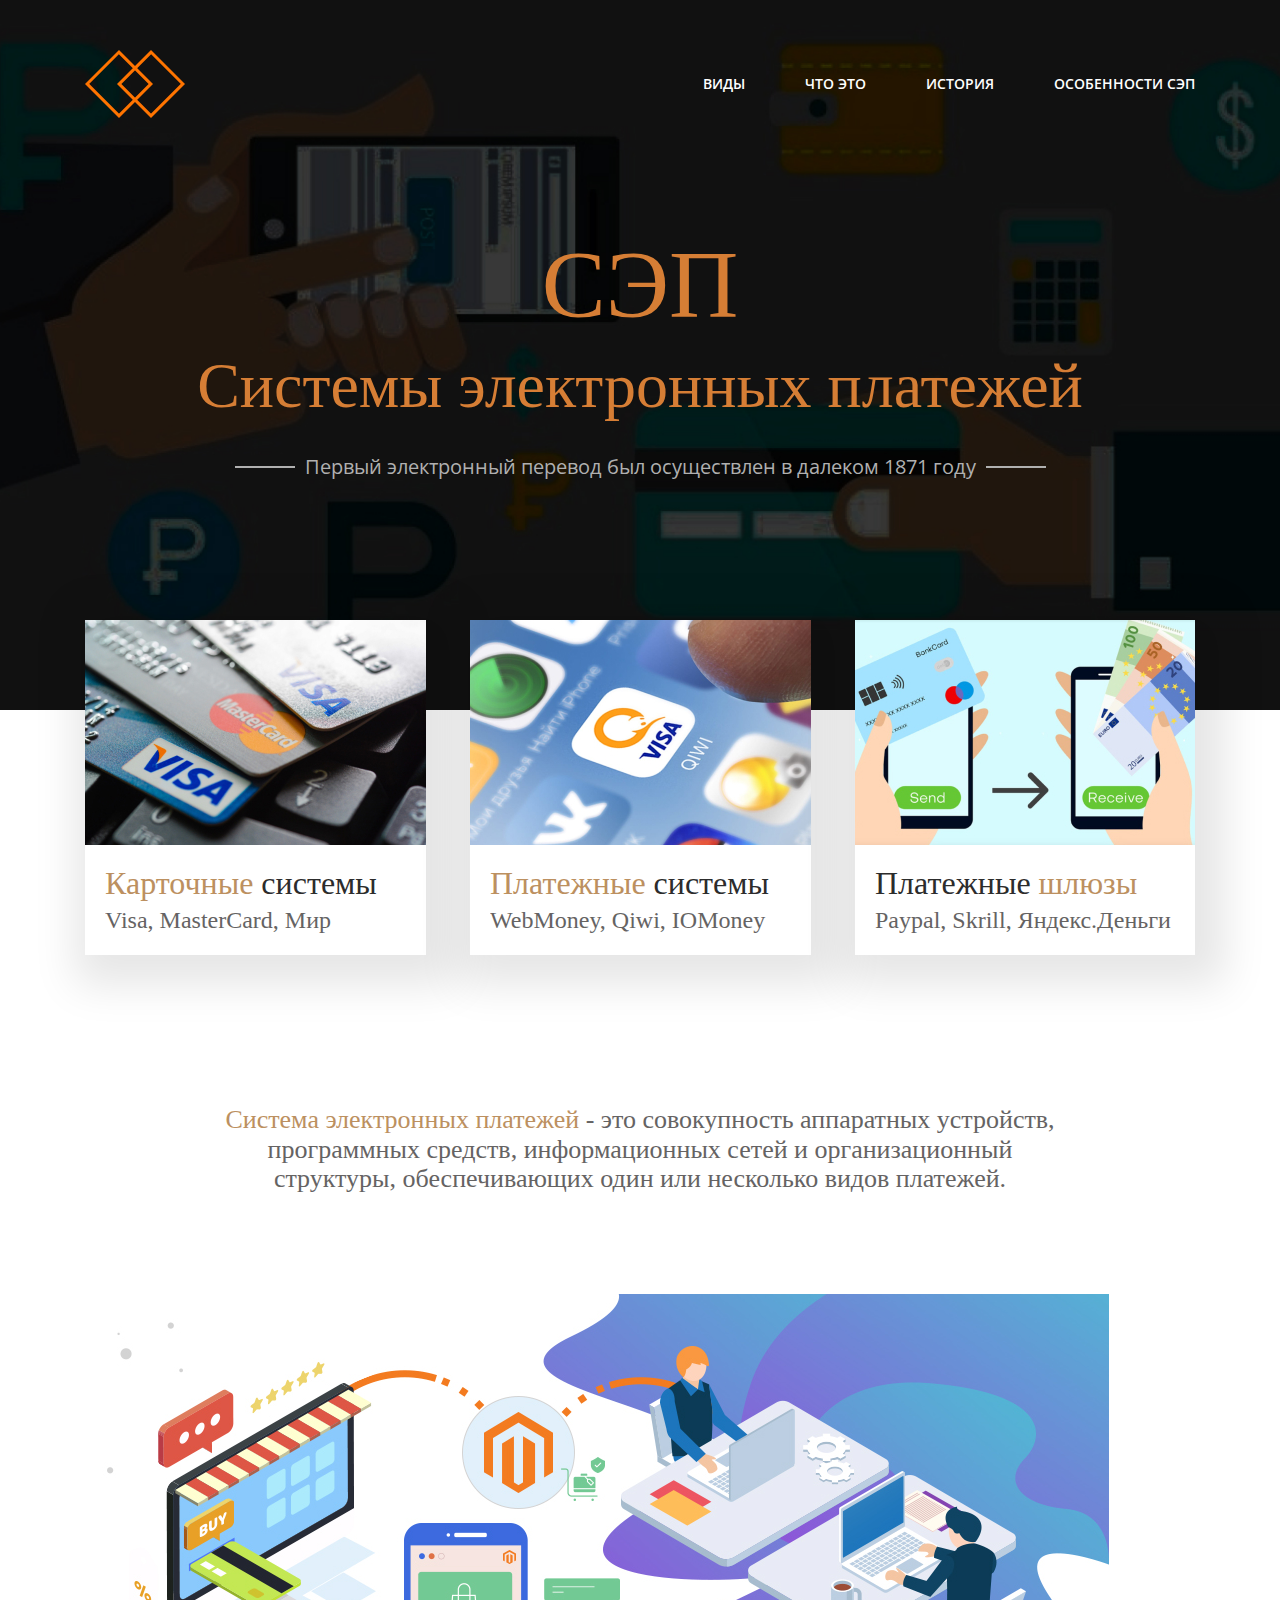
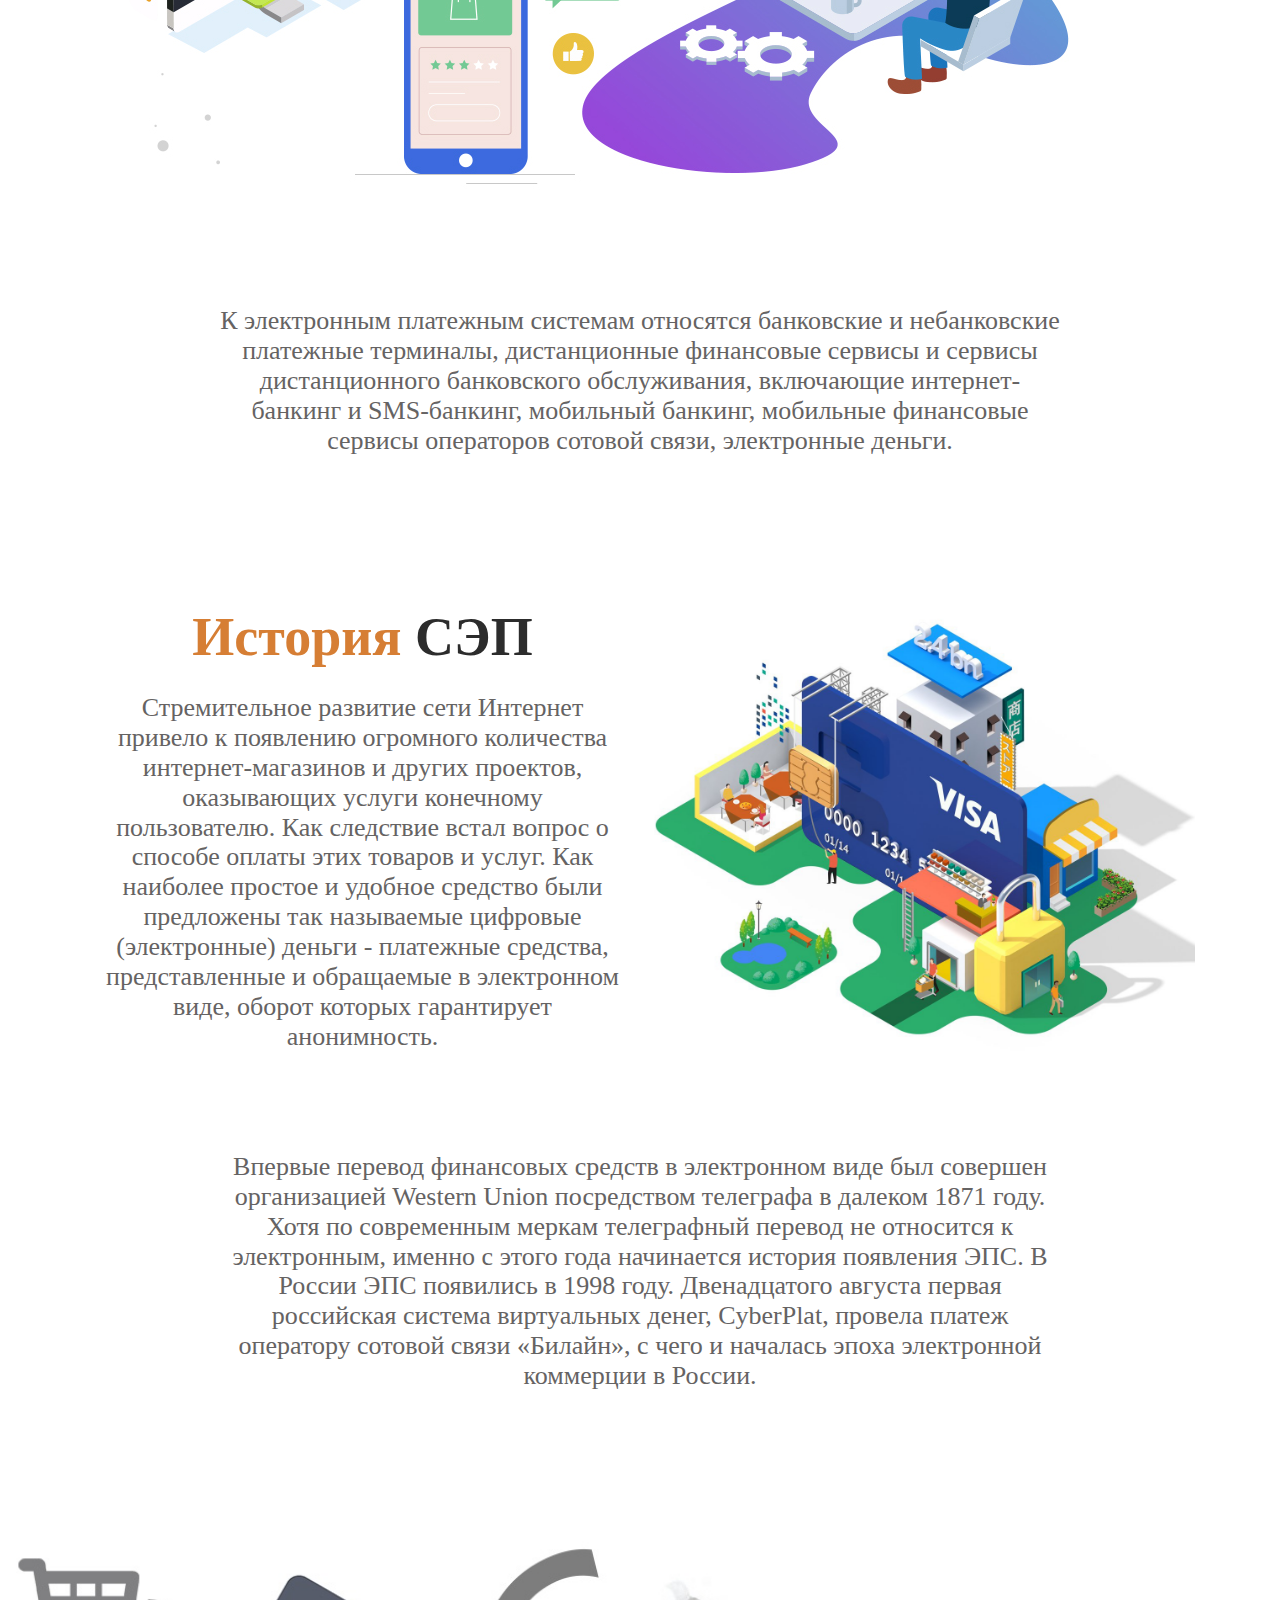
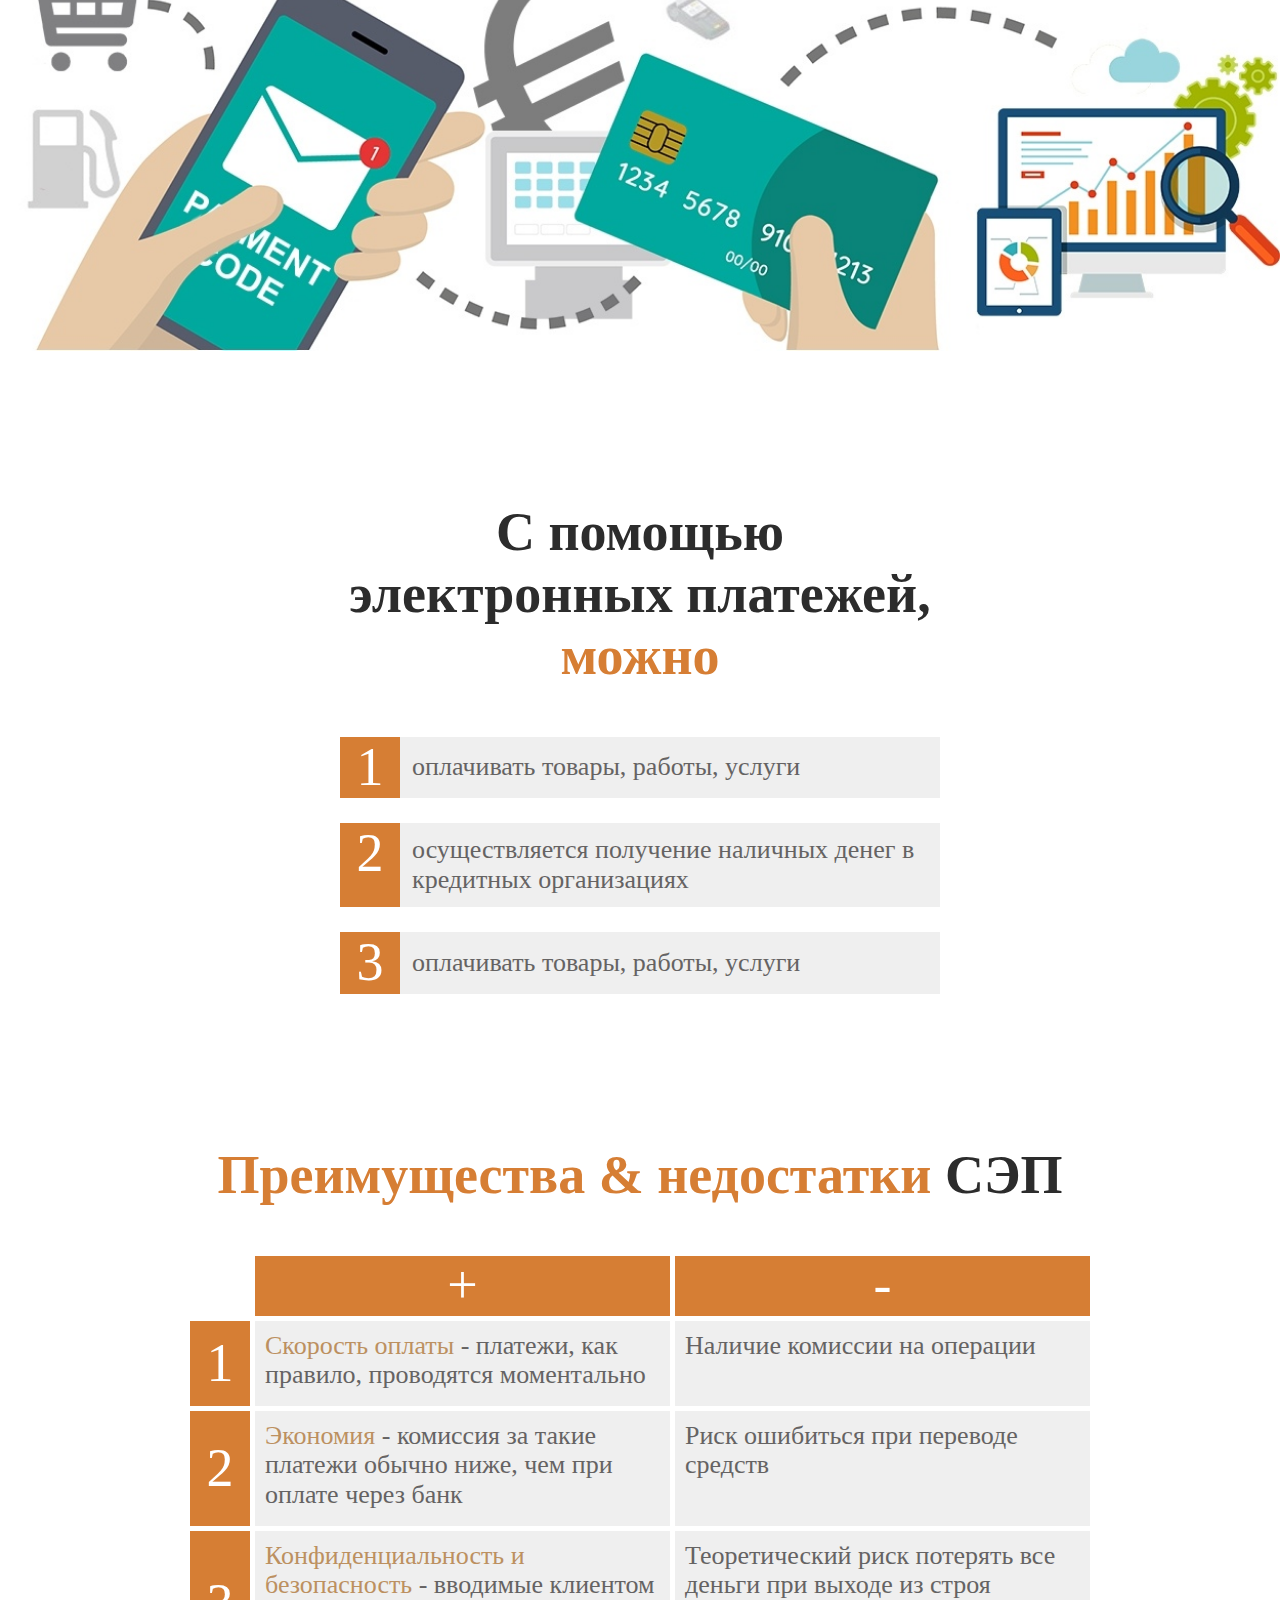
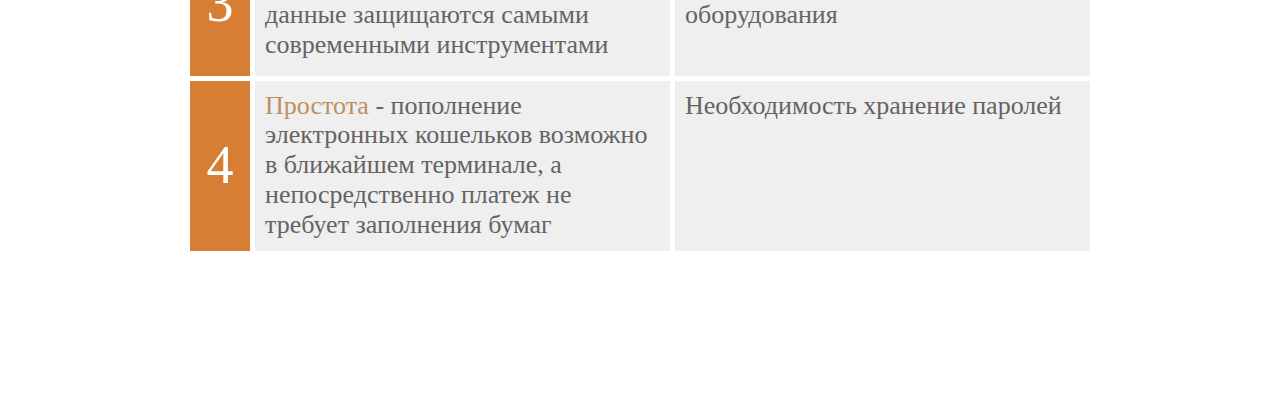
<file: index.html>
<!DOCTYPE html>
<html lang="en">
<head>
    <meta charset="UTF-8">
    <meta http-equiv="X-UA-Compatible" content="IE=edge">
    <meta name="viewport" content="width=1110, initial-scale=1.0">
    <link rel="preconnect" href="https://fonts.googleapis.com">
    <link rel="preconnect" href="https://fonts.gstatic.com" crossorigin>
    <link href="https://fonts.googleapis.com/css2?family=Open+Sans:wght@400;700&family=Tinos:wght@400&display=swap" rel="stylesheet">
    <link rel="stylesheet" href="style/style.css">
    <title>СЭП</title>
</head>
<body>
    <div class="preloader">
        <div class="preloader__anim">
            <div class="preloader__text">
                Loading
            </div>
            <div class="gooey">
                <span class="dot"></span>
                <div class="dots">
                    <span></span>
                    <span></span>
                </div>
            </div>
        </div>
    </div>
    <div class="wrapper">
        <header>
            <div class="header__body _container">
                <div class="header-content">
                    <div class="header-content__logo">
                        <a href="index.html">
                            <img src="img/LOGO.png" alt="LOGO.png">
                        </a>
                    </div>
                    <nav class="header-content__navbar navbar">
                        <ul class="navbar-items">
                            <li data-goto=".cart" class="navbar-item">
                                ВИДЫ
                            </li>
                            <li data-goto=".info" class="navbar-item">
                                ЧТО ЭТО
                            </li>
                            <li data-goto=".history" class="navbar-item">
                                ИСТОРИЯ
                            </li>
                            <li data-goto=".facts" class="navbar-item">
                                ОСОБЕННОСТИ СЭП
                            </li>
                        </ul>
                    </nav>
                </div>
            </div>
        </header>
        <main>
            <section class="page">
                <div class="page__body _container">
                    <div class="page-content">
                        <div class="page-content__fortitle">СЭП</div>
                        <h1>Системы электронных платежей</h1>
                        <div class="page-content__fact">
                            <span></span>
                            Первый электронный перевод был осуществлен в далеком 1871 году
                            <span></span>
                        </div>
                    </div>
                </div>
                <!-- <div class="page__screen _ibg">
                    <img src="img/HERO IMG.jpg" alt="HERO IMG.jpg">
                </div> -->
            </section>
            <section class="cart">
                <div class="cart__body _container">
                    <ul class="cart-content">
                        <li class="cart__column">
                            <a href="cartSystem.html">
                                <div class="cart-item">
                                    <div class="cart-item__img">
                                        <img src="img/dims_0_large 1.jpg" alt="dims_0_large 1.jpg">
                                    </div>
                                    <div class="cart-item__content">
                                        <div class="item-title">
                                            <span class="gold_text">Карточные</span> системы
                                        </div>
                                        <div class="item-text">
                                            Visa, MasterCard, Мир
                                        </div>
                                    </div>
                                </div>
                            </a>
                        </li>
                        <li class="cart__column">
                            <a href="paymentSystem.html">
                                <div class="cart-item">
                                    <div class="cart-item__img">
                                        <img src="img/QIWI-Blokirovka-Rossiya-22 1.jpg" alt="QIWI-Blokirovka-Rossiya-22 1.jpg">
                                    </div>
                                    <div class="cart-item__content">
                                        <div class="item-title">
                                            <span class="gold_text">Платежные</span> системы
                                        </div>
                                        <div class="item-text">
                                            WebMoney, Qiwi, IOMoney
                                        </div>
                                    </div>
                                </div>
                            </a>
                        </li>
                        <li class="cart__column">
                            <a href="paymentShluzed.html">
                                <div class="cart-item">
                                    <div class="cart-item__img">
                                        <img src="img/2 56.jpg" alt="2 56.jpg">
                                    </div>
                                    <div class="cart-item__content">
                                        <div class="item-title">
                                            Платежные <span class="gold_text">шлюзы</span>
                                        </div>
                                        <div class="item-text">
                                            Paypal, Skrill, Яндекс.Деньги
                                        </div>
                                    </div>
                                </div>
                            </a>
                        </li>
                    </ul>
                </div>
            </section>
            <section class="info">
                <div class="info__body _container">
                    <div class="info-content _content">
                        <div class="info-content__text content_text">
                            <span class="gold_text">Система электронных платежей</span> - это совокупность аппаратных устройств, программных средств, информационных сетей и организационный структуры, обеспечивающих один или несколько видов платежей.
                        </div>
                        <div class="info-content__img">
                            <img src="img/index39.jpg" alt="index39.jpg">
                        </div>
                        <div class="info-content__text content_text">
                            К электронным платежным системам относятся банковские и небанковские платежные терминалы, дистанционные финансовые сервисы и сервисы дистанционного банковского обслуживания, включающие интернет-банкинг и SMS-банкинг, мобильный банкинг, мобильные финансовые сервисы операторов сотовой связи, электронные деньги.
                        </div>
                    </div>
                </div>
            </section>
            <section class="history">
                <div class="history__body _container">
                    <div class="history-content _content">
                        <div class="content__flexbox flexbox">
                            <div class="flexbox__left">
                                <h2 class="flexbox__title _title">
                                    <span>История</span> СЭП
                                </h2>
                                <div class="flexbox__text content_text">
                                    Стремительное развитие сети Интернет привело к появлению огромного количества интернет-магазинов и других проектов, оказывающих услуги конечному пользователю. Как следствие встал вопрос о способе оплаты этих товаров и услуг. Как наиболее простое и удобное средство были предложены так называемые цифровые (электронные) деньги - платежные средства, представленные и обращаемые в электронном виде, оборот которых гарантирует анонимность.
                                </div>
                            </div>
                            <div class="flexbox__right">
                                <div class="flexbox-img flexbox_img">
                                    <img src="img/2398ce95aa5ced0c9c326.jpg" alt="2398ce95aa5ced0c9c326.jpg">
                                </div>
                            </div>
                        </div>
                        <div class="history__text content_text">
                            Впервые перевод финансовых средств в электронном виде был совершен организацией Western Union посредством телеграфа в далеком 1871 году.
                            Хотя по современным меркам телеграфный перевод не относится к электронным, именно с этого года начинается история появления ЭПС.
                            В России ЭПС появились в 1998 году. Двенадцатого августа первая российская система виртуальных денег, CyberPlat, провела платеж оператору сотовой связи «Билайн», с чего и началась эпоха электронной коммерции в России.
                        </div>
                    </div>
                </div>
                <div class="history__img">
                    <img src="img/G5h2H6vPq3I.jpg" alt="G5h2H6vPq3I.jpg">
                </div>
            </section>
            <section class="facts">
                <div class="facts__body _container">
                    <div class="facts-content">
                        <h2 class="facts-content__title _title">
                            С помощью электронных платежей, <span>можно</span>
                        </h2>
                        <ul class="facts-content__flexbox flexbox-content">
                            <li class="flexbox-content__item flexbox">
                                <div class="flexbox__left">
                                    1
                                </div>
                                <div class="flexbox__right">
                                    оплачивать товары, работы, услуги
                                </div>
                            </li>
                            <li class="flexbox-content__item flexbox">
                                <div class="flexbox__left">
                                    2
                                </div>
                                <div class="flexbox__right">
                                    осуществляется получение наличных денег в кредитных организациях
                                </div>
                            </li>
                            <li class="flexbox-content__item flexbox">
                                <div class="flexbox__left">
                                    3
                                </div>
                                <div class="flexbox__right">
                                    оплачивать товары, работы, услуги
                                </div>
                            </li>
                        </ul>
                    </div>
                </div>
            </section>
            <section class="table">
                <div class="table__body _container">
                    <div class="table-content">
                        <h2 class="_title"><span>Преимущества & недостатки</span> СЭП</h2>
                        <div class="table-content__grid table-grid">
                            <div></div>
                            <div class="table__item _column">+</div>
                            <div class="table__item _column">-</div>
                            <div class="table__item _row">1</div>
                            <div class="table__item"><span class="gold_text">Скорость оплаты</span> - платежи, как правило, проводятся моментально</div>
                            <div class="table__item">Наличие комиссии на операции</div>
                            <div class="table__item _row">2</div>
                            <div class="table__item"><span class="gold_text">Экономия</span> - комиссия за такие платежи обычно ниже, чем при оплате через банк</div>
                            <div class="table__item">Риск ошибиться при переводе средств</div>
                            <div class="table__item _row">3</div>
                            <div class="table__item"><span class="gold_text">Конфиденциальность и безопасность</span> - вводимые клиентом данные защищаются самыми современными инструментами</div>
                            <div class="table__item">Теоретический риск потерять все деньги при выходе из строя оборудования</div>
                            <div class="table__item _row">4</div>
                            <div class="table__item"><span class="gold_text">Простота</span> - пополнение электронных кошельков возможно в ближайшем терминале, а непосредственно платеж не требует заполнения бумаг</div>
                            <div class="table__item">Необходимость хранение паролей</div>
                        </div>
                    </div>
                </div>
            </section>
        </main>
        <footer>
        </footer>
    </div>
    <script src="script.js"></script>
</body> 
</html>
</file>
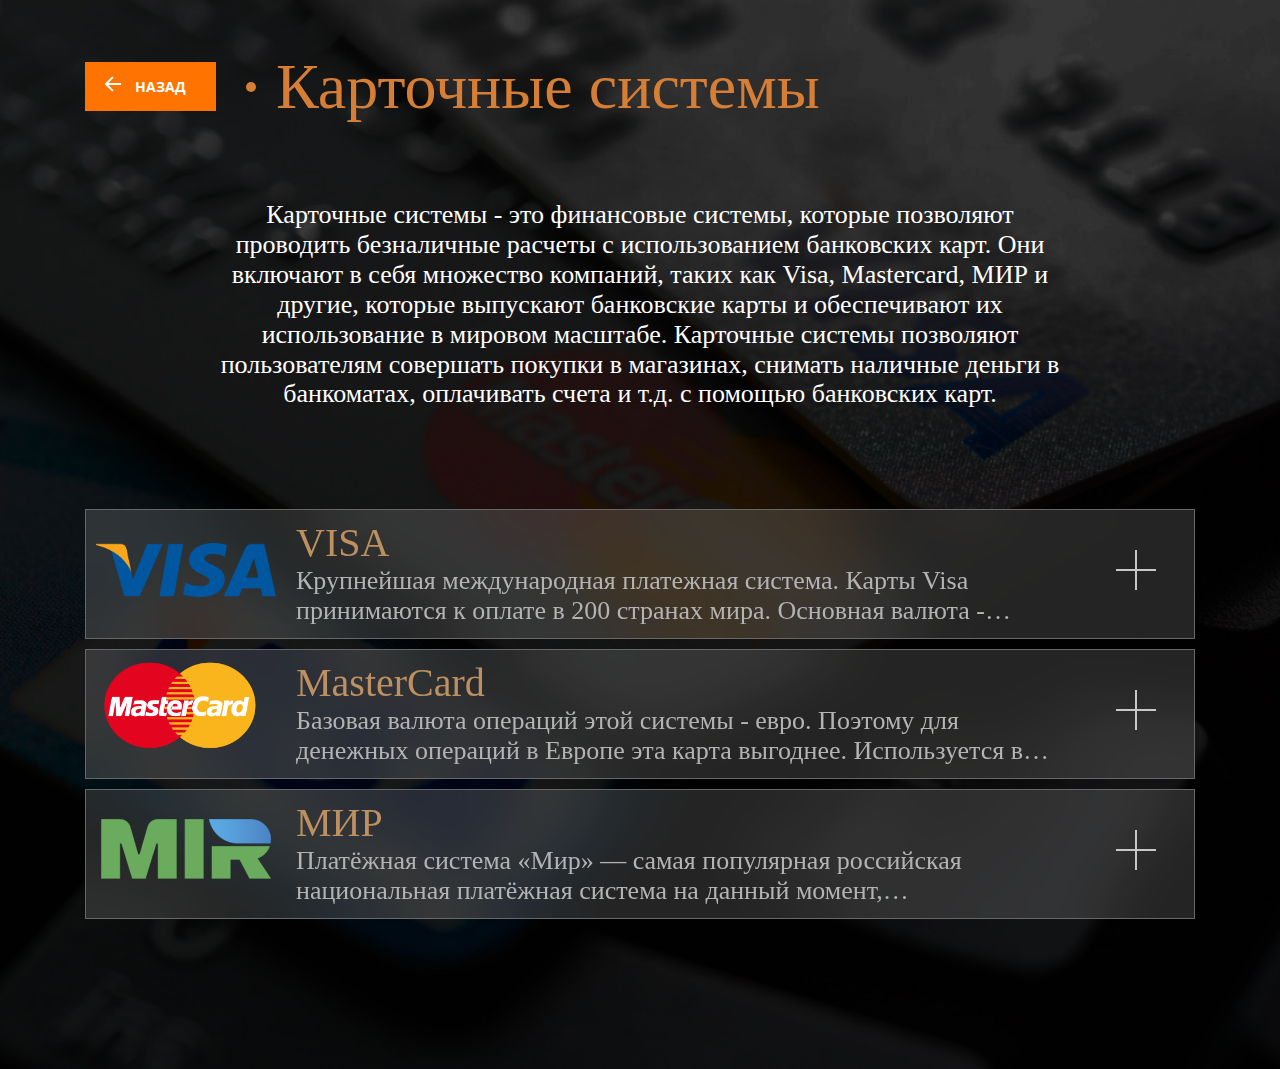
<file: cartSystem.html>
<!DOCTYPE html>
<html lang="en">
<head>
    <meta charset="UTF-8">
    <meta http-equiv="X-UA-Compatible" content="IE=edge">
    <meta name="viewport" content="width=1110, initial-scale=1.0">
    <link rel="preconnect" href="https://fonts.googleapis.com">
    <link rel="preconnect" href="https://fonts.gstatic.com" crossorigin>
    <link href="https://fonts.googleapis.com/css2?family=Open+Sans:wght@400;700&family=Tinos:wght@400&display=swap" rel="stylesheet">
    <link rel="stylesheet" href="style/style.css">
    <title>Карточные системы</title>
</head>
<body class="cartSystem_background cart_page">
    <div class="preloader">
        <div class="preloader__anim">
            <div class="preloader__text">
                Loading
            </div>
            <div class="gooey">
                <span class="dot"></span>
                <div class="dots">
                    <span></span>
                    <span></span>
                </div>
            </div>
        </div>
    </div>
    <div class="wrapper">
        <header>
            <div class="header__body _container">
                <div class="header-content">
                    <a href="index.html" class="header-content__btn link_btn">
                        НАЗАД
                    </a>
                    <h1>
                        Карточные системы
                    </h1>
                </div>
            </div>
        </header>
        <main>
            <section class="text info_text">
                <div class="text__body _container">
                    <div class="text-content content_text">
                        Карточные системы - это финансовые системы, которые позволяют проводить безналичные расчеты с использованием банковских карт. Они включают в себя множество компаний, таких как Visa, Mastercard, МИР и другие, которые выпускают банковские карты и обеспечивают их использование в мировом масштабе. Карточные системы позволяют пользователям совершать покупки в магазинах, снимать наличные деньги в банкоматах, оплачивать счета и т.д. с помощью банковских карт.
                    </div>
                </div>
            </section>
            <section class="drop">
                <div class="drop__body _container">
                    <ul data-spollers class="drop-items">
                        <li class="drop__item">
                            <div class="item-content">
                                <div class="item-content__img">
                                    <img src="img/visa.png" alt="visa.png" class="item__logo">
                                </div>
                                <div class="item-content__texts">
                                    <div class="texts-title">
                                        VISA
                                    </div>
                                    <div class="texts-text">
                                        Крупнейшая международная платежная система. Карты Visa принимаются к оплате в 200 странах мира. Основная валюта - американский доллар, именно поэтому в США лучше пользоваться картой этой платежной системы. В России возможно оформить карту Visa для долларового и для рублевого счета. Основана в 1958 году.
                                    </div>
                                </div>
                                <div class="item-content__btn view_more">
                                    <button tabindex="-1" type="button" data-spoller class="view-more">
                                        <span></span>
                                        <span></span>
                                    </button>
                                </div>
                            </div>
                            <div class="drop-content">
                                <div class="drop-content__title">
                                    VISA
                                </div>
                                <div class="drop-content__text">
                                    Крупнейшая международная платежная система. Карты Visa принимаются к оплате в 200 странах мира. Основная валюта - американский доллар, именно поэтому в США лучше пользоваться картой этой платежной системы. В России возможно оформить карту Visa для долларового и для рублевого счета. Основана в 1958 году. 
                                </div>
                                <div class="drop-content__link">
                                    <div class="link__text">на официальный сайт</div>
                                    <a href="https://www.visa.com.ru/" class="drop-content__btn link_btn">
                                        ПЕРЕЙТИ
                                    </a>
                                </div>
                            </div>
                        </li>
                        <li class="drop__item">
                            <div class="item-content">
                                <div class="item-content__img">
                                    <img src="img/master.png" alt="master.png" class="item__logo">
                                </div>
                                <div class="item-content__texts">
                                    <div class="texts-title">
                                        MasterCard
                                    </div>
                                    <div class="texts-text">
                                        Базовая валюта операций этой системы - евро. Поэтому для денежных операций в Европе эта карта выгоднее. Используется в 210 странах мира, но по охвату уступает Visa. В России различия между этими системами (Visa и MasterCard) не существенны. Основана в 1966 году. 
                                    </div>
                                </div>
                                <div class="item-content__btn view_more">
                                    <button tabindex="-1" type="button" data-spoller class="view-more">
                                        <span></span>
                                        <span></span>
                                    </button>
                                </div>
                            </div>
                            <div class="drop-content">
                                <div class="drop-content__title">
                                    MasterCard
                                </div>
                                <div class="drop-content__text">
                                    Базовая валюта операций этой системы - евро. Поэтому для денежных операций в Европе эта карта выгоднее. Используется в 210 странах мира, но по охвату уступает Visa. В России различия между этими системами (Visa и MasterCard) не существенны. Основана в 1966 году.
                                </div>
                                <div class="drop-content__link">
                                    <div class="link__text">на официальный сайт</div>
                                    <a href="https://www.mastercard.ru/ru-ru.html" class="drop-content__btn link_btn">
                                        ПЕРЕЙТИ
                                    </a>
                                </div>
                            </div>
                        </li>
                        <li class="drop__item">
                            <div class="item-content">
                                <div class="item-content__img">
                                    <img src="img/mir.png" alt="mir.png" class="item__logo">
                                </div>
                                <div class="item-content__texts">
                                    <div class="texts-title">
                                        МИР
                                    </div>
                                    <div class="texts-text">
                                        Платёжная система «Мир» — самая популярная российская национальная платёжная система на данный момент, предоставляющая услуги проведения платёжных операций и выпускающая банковские карты. Карта позволяет оплатить товары и услуги, снять деньги в банкомате и перевести средства в любую точку России. Основная валюта - рубль. Основана в 2015 году.
                                    </div>
                                </div>
                                <div class="item-content__btn view_more">
                                    <button tabindex="-1" type="button" data-spoller class="view-more">
                                        <span></span>
                                        <span></span>
                                    </button>
                                </div>
                            </div>
                            <div class="drop-content">
                                <div class="drop-content__title">
                                    МИР
                                </div>
                                <div class="drop-content__text">
                                    Платёжная система «Мир» — самая популярная российская национальная платёжная система на данный момент, предоставляющая услуги проведения платёжных операций и выпускающая банковские карты. Карта позволяет оплатить товары и услуги, снять деньги в банкомате и перевести средства в любую точку России. Основная валюта - рубль. Основана в 2015 году.
                                </div>
                                <div class="drop-content__link">
                                    <div class="link__text">на официальный сайт</div>
                                    <a href="https://mironline.ru/about-card/" class="drop-content__btn link_btn">
                                        ПЕРЕЙТИ
                                    </a>
                                </div>
                            </div>
                        </li>
                    </ul>
                </div>
            </section>
        </main>
        <footer>

        </footer>
    </div>
    <script src="script.js"></script>
</body>
</html>
</file>
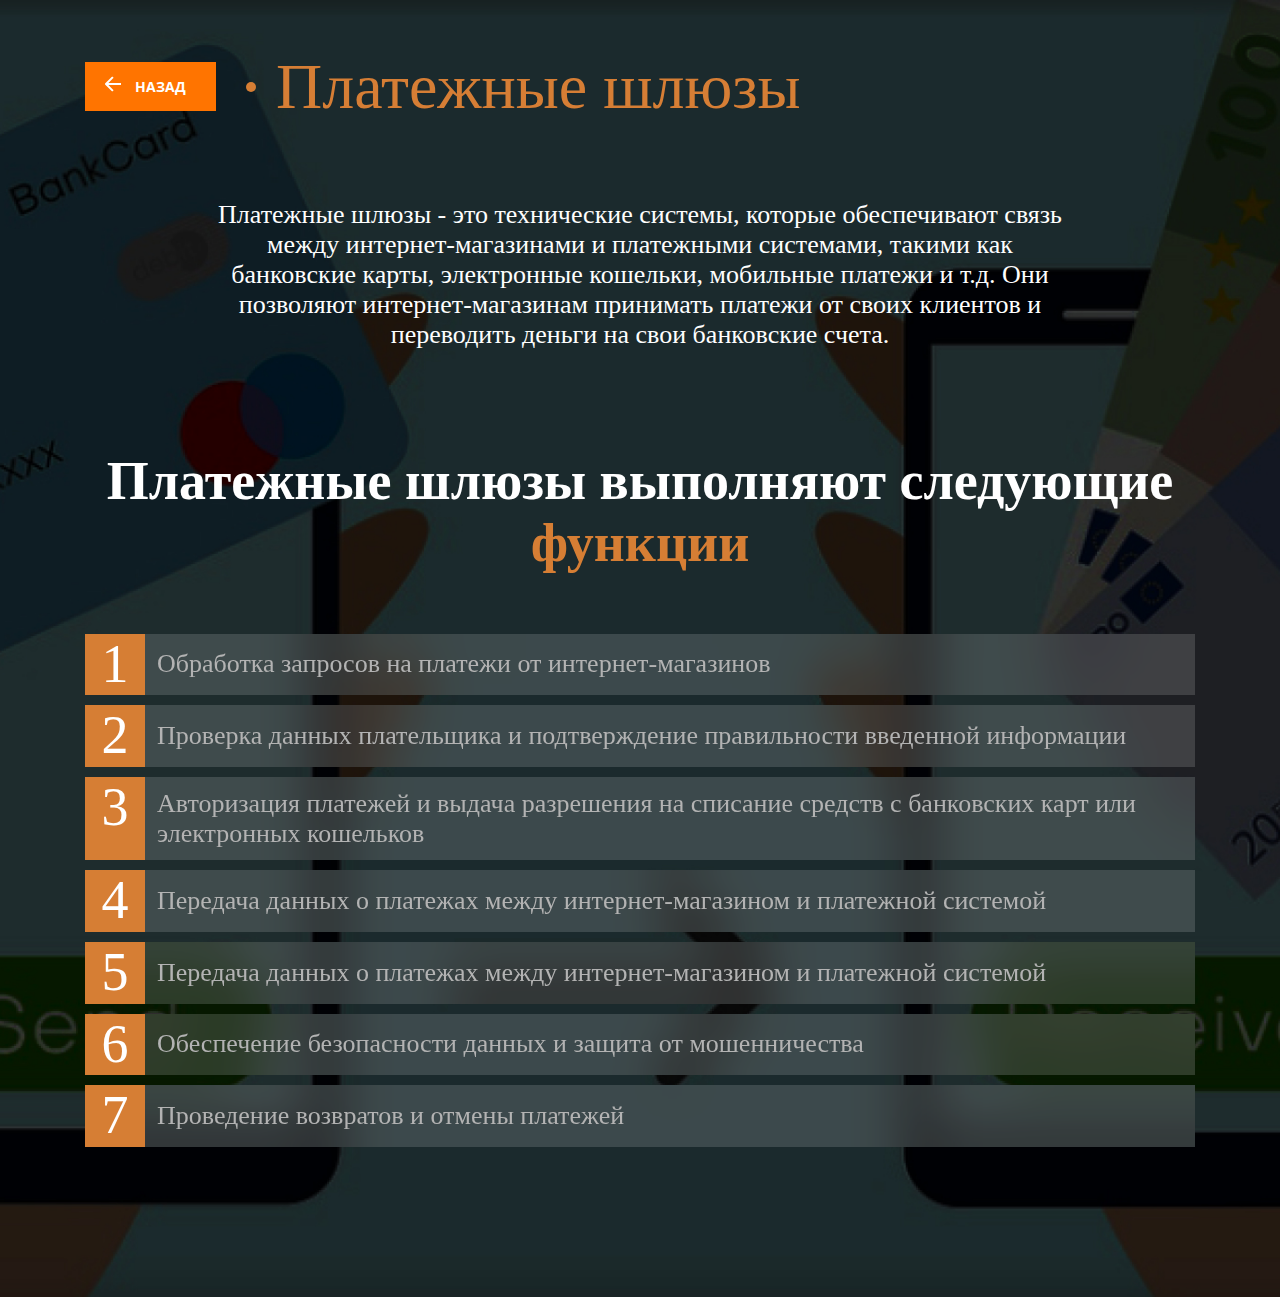
<file: paymentShluzed.html>
<!DOCTYPE html>
<html lang="en">
<head>
    <meta charset="UTF-8">
    <meta http-equiv="X-UA-Compatible" content="IE=edge">
    <meta name="viewport" content="width=1110, initial-scale=1.0">
    <link rel="preconnect" href="https://fonts.googleapis.com">
    <link rel="preconnect" href="https://fonts.gstatic.com" crossorigin>
    <link href="https://fonts.googleapis.com/css2?family=Open+Sans:wght@400;700&family=Tinos:wght@400&display=swap" rel="stylesheet">
    <link rel="stylesheet" href="style/style.css">
    <title>Платежные системы</title>
</head>
<body class="paymentShluzed_background cart_page">
    <div class="preloader">
        <div class="preloader__anim">
            <div class="preloader__text">
                Loading
            </div>
            <div class="gooey">
                <span class="dot"></span>
                <div class="dots">
                    <span></span>
                    <span></span>
                </div>
            </div>
        </div>
    </div>
    <div class="wrapper">
        <header>
            <div class="header__body _container">
                <div class="header-content">
                    <a href="index.html" class="header-content__btn link_btn">
                        НАЗАД
                    </a>
                    <h1>
                        Платежные шлюзы
                    </h1>
                </div>
            </div>
        </header>
        <main>
            <section class="text info_text">
                <div class="text__body _container">
                    <div class="text-content content_text">
                        Платежные шлюзы - это технические системы, которые обеспечивают связь между интернет-магазинами и платежными системами, такими как банковские карты, электронные кошельки, мобильные платежи и т.д. Они позволяют интернет-магазинам принимать платежи от своих клиентов и переводить деньги на свои банковские счета.
                    </div>
                </div>
            </section>
            <section class="functions">
                <div class="functions__body _container">
                    <h2 class="_title">Платежные шлюзы выполняют следующие <span>функции</span></h2>
                    <ul class="function-flexbox">
                        <li class="flexbox-content__item flexbox">
                            <div class="flexbox__left">
                                1
                            </div>
                            <div class="flexbox__right func_right">
                                Обработка запросов на платежи от интернет-магазинов
                            </div>
                        </li>
                        <li class="flexbox-content__item flexbox">
                            <div class="flexbox__left">
                                2
                            </div>
                            <div class="flexbox__right func_right">
                                Проверка данных плательщика и подтверждение правильности введенной информации
                            </div>
                        </li>
                        <li class="flexbox-content__item flexbox">
                            <div class="flexbox__left">
                                3
                            </div>
                            <div class="flexbox__right func_right">
                                Авторизация платежей и выдача разрешения на списание средств с банковских карт или электронных кошельков
                            </div>
                        </li>
                        <li class="flexbox-content__item flexbox">
                            <div class="flexbox__left">
                                4
                            </div>
                            <div class="flexbox__right func_right">
                                Передача данных о платежах между интернет-магазином и платежной системой
                            </div>
                        </li>
                        <li class="flexbox-content__item flexbox">
                            <div class="flexbox__left">
                                5
                            </div>
                            <div class="flexbox__right func_right">
                                Передача данных о платежах между интернет-магазином и платежной системой
                            </div>
                        </li>
                        <li class="flexbox-content__item flexbox">
                            <div class="flexbox__left">
                                6
                            </div>
                            <div class="flexbox__right func_right">
                                Обеспечение безопасности данных и защита от мошенничества
                            </div>
                        </li>
                        <li class="flexbox-content__item flexbox">
                            <div class="flexbox__left">
                                7
                            </div>
                            <div class="flexbox__right func_right">
                                Проведение возвратов и отмены платежей
                            </div>
                        </li>
                    </ul>
                </div>
            </section>
        </main>
        <footer>

        </footer>
    </div>
    <script src="script.js"></script>
</body>
</html>
</file>
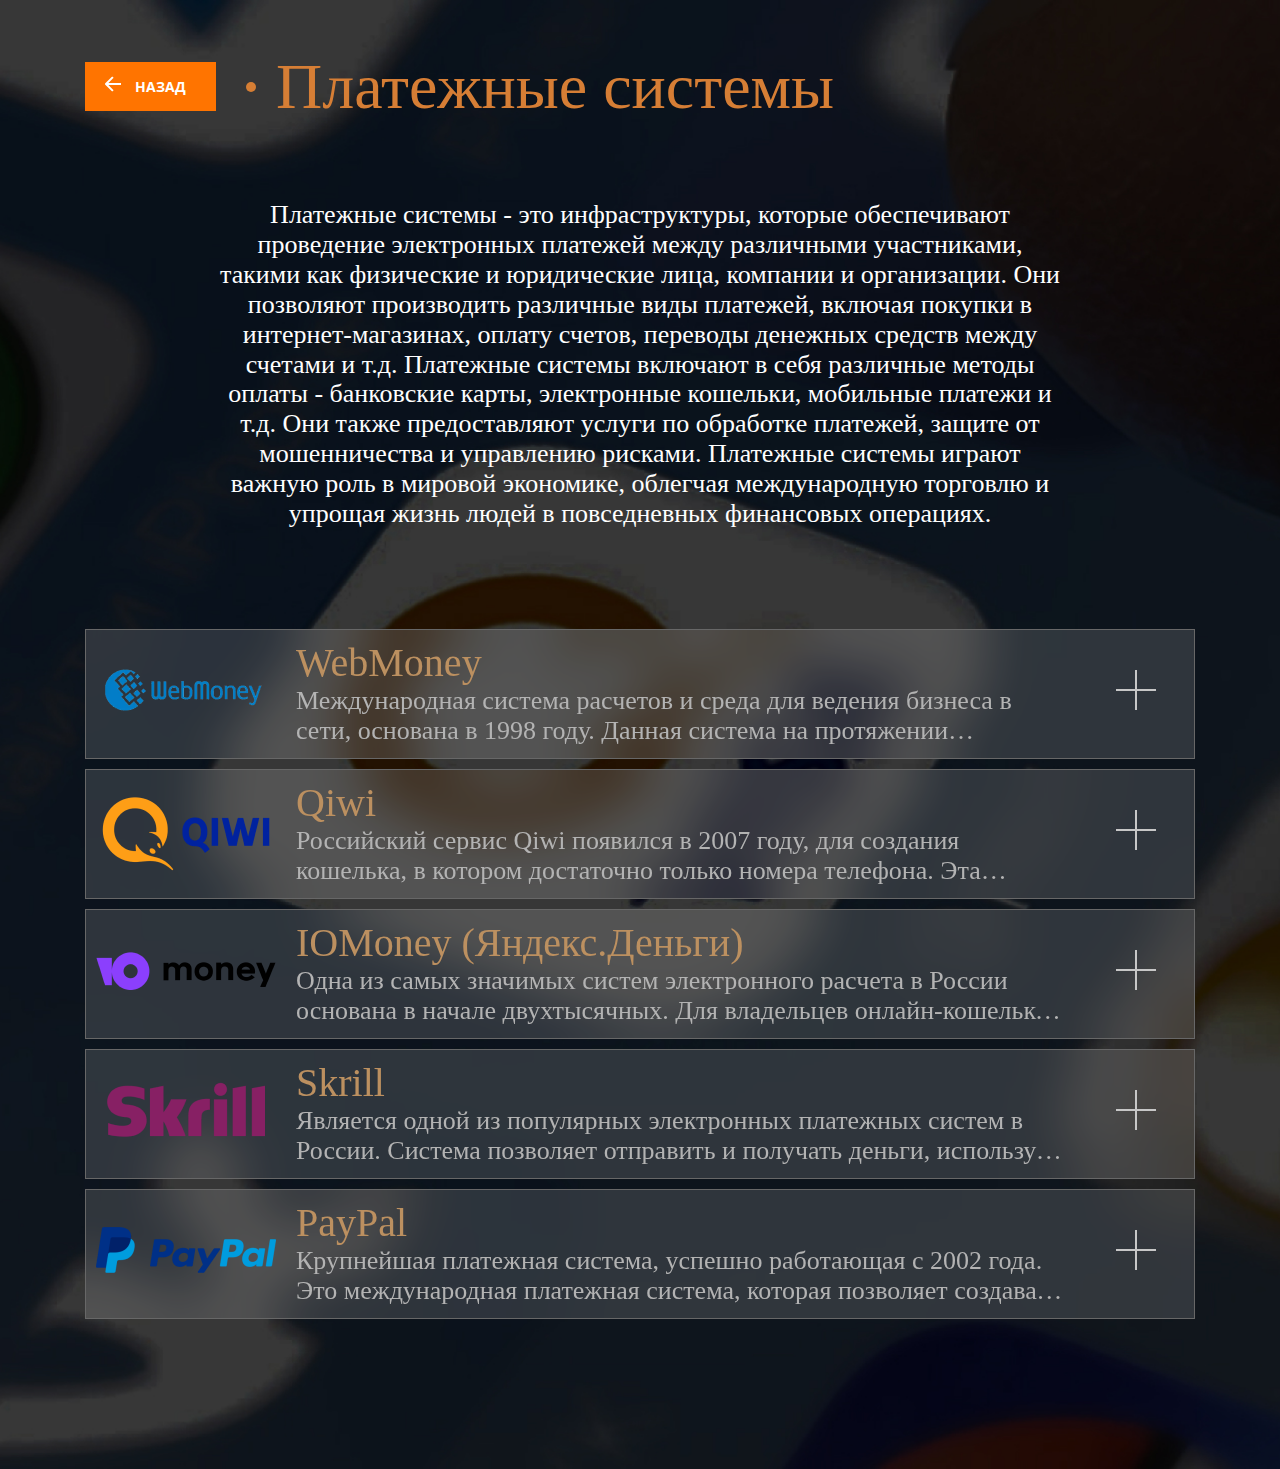
<file: paymentSystem.html>
<!DOCTYPE html>
<html lang="en">
<head>
    <meta charset="UTF-8">
    <meta http-equiv="X-UA-Compatible" content="IE=edge">
    <meta name="viewport" content="width=1110, initial-scale=1.0">
    <link rel="preconnect" href="https://fonts.googleapis.com">
    <link rel="preconnect" href="https://fonts.gstatic.com" crossorigin>
    <link href="https://fonts.googleapis.com/css2?family=Open+Sans:wght@400;700&family=Tinos:wght@400&display=swap" rel="stylesheet">
    <link rel="stylesheet" href="style/style.css">
    <title>Платежные системы</title>
</head>
<body class="paymentSystem_background cart_page">
    <div class="preloader">
        <div class="preloader__anim">
            <div class="preloader__text">
                Loading
            </div>
            <div class="gooey">
                <span class="dot"></span>
                <div class="dots">
                    <span></span>
                    <span></span>
                </div>
            </div>
        </div>
    </div>
    <div class="wrapper">
        <header>
            <div class="header__body _container">
                <div class="header-content">
                    <a href="index.html" class="header-content__btn link_btn">
                        НАЗАД
                    </a>
                    <h1>
                        Платежные системы
                    </h1>
                </div>
            </div>
        </header>
        <main>
            <section class="text info_text">
                <div class="text__body _container">
                    <div class="text-content content_text">
                        Платежные системы - это инфраструктуры, которые обеспечивают проведение электронных платежей между различными участниками, такими как физические и юридические лица, компании и организации. Они позволяют производить различные виды платежей, включая покупки в интернет-магазинах, оплату счетов, переводы денежных средств между счетами и т.д. Платежные системы включают в себя различные методы оплаты - банковские карты, электронные кошельки, мобильные платежи и т.д. Они также предоставляют услуги по обработке платежей, защите от мошенничества и управлению рисками. Платежные системы играют важную роль в мировой экономике, облегчая международную торговлю и упрощая жизнь людей в повседневных финансовых операциях.
                    </div>
                </div>
            </section>
            <section class="drop">
                <div class="drop__body _container">
                    <ul data-spollers class="drop-items">
                        <li class="drop__item">
                            <div class="item-content">
                                <div class="item-content__img">
                                    <img src="img/webmoney_PNG2 1.png" alt="webmoney_PNG2 1.png" class="item__logo">
                                </div>
                                <div class="item-content__texts">
                                    <div class="texts-title">
                                        WebMoney
                                    </div>
                                    <div class="texts-text">
                                        Международная система расчетов и среда для ведения бизнеса в сети, основана в 1998 году. Данная система на протяжении нескольких лет остается самой популярной системой электронных платежей.
                                        Особенности:
                                        - универсальность - возможность переводить и оплачивать товары и услуги в различных валютах;
                                        - чтобы получить доступ к полному функционалу сервиса, нужно пройти обязательную регистрацию и получить формальный аттестат;
                                        - владелец аккаунта может открыть неограниченное количество электронных кошельков с существенными правами на разные виды ценностей: валюта, золото и другие;
                                        - виртуальные счета одного владельца состоят в Keeper (хранилище) с назначением индивидуального номера;
                                        - единицей измерение в системе является WM;
                                        - все транзакции в системе имеют мгновенный и безотзывной характер;
                                        - комиссия за транзакцию составляет 0,8%;
                                        - высокая надежность системы;
                                        Кроме того, в программу встроены средства для обмена внутренними сообщениями между клиентами данной платежной системы.
                                    </div>
                                </div>
                                <div class="item-content__btn view_more">
                                    <button tabindex="-1" type="button" data-spoller class="view-more">
                                        <span></span>
                                        <span></span>
                                    </button>
                                </div>
                            </div>
                            <div class="drop-content">
                                <div class="drop-content__title">
                                    WebMoney
                                </div>
                                <div class="drop-content__text">
                                    Международная система расчетов и среда для ведения бизнеса в сети, основана в 1998 году. Данная система на протяжении нескольких лет остается самой популярной системой электронных платежей.
                                    Особенности:
                                    - универсальность - возможность переводить и оплачивать товары и услуги в различных валютах;
                                    - чтобы получить доступ к полному функционалу сервиса, нужно пройти обязательную регистрацию и получить формальный аттестат;
                                    - владелец аккаунта может открыть неограниченное количество электронных кошельков с существенными правами на разные виды ценностей: валюта, золото и другие;
                                    - виртуальные счета одного владельца состоят в Keeper (хранилище) с назначением индивидуального номера;
                                    - единицей измерение в системе является WM;
                                    - все транзакции в системе имеют мгновенный и безотзывной характер;
                                    - комиссия за транзакцию составляет 0,8%;
                                    - высокая надежность системы;
                                    Кроме того, в программу встроены средства для обмена внутренними сообщениями между клиентами данной платежной системы.
                                </div>
                                <div class="drop-content__link">
                                    <div class="link__text">на официальный сайт</div>
                                    <a href="https://www.webmoney.ru/" class="drop-content__btn link_btn">
                                        ПЕРЕЙТИ
                                    </a>
                                </div>
                            </div>
                        </li>
                        <li class="drop__item">
                            <div class="item-content">
                                <div class="item-content__img">
                                    <img src="img/qiwi 1.png" alt="qiwi 1.png" class="item__logo">
                                </div>
                                <div class="item-content__texts">
                                    <div class="texts-title">
                                        Qiwi
                                    </div>
                                    <div class="texts-text">
                                        Российский сервис Qiwi появился в 2007 году, для создания кошелька, в котором достаточно только номера телефона. Эта электронная платежная система функционирует в России, в странах СНГ.
                                        Особенности:
                                        - упрощенная регистрация: для создания кошелька достаточно указать номер мобильного телефона;
                                        - применяется не только для проведения электронных платежей, но и для банковских безналичных операций с помощью карт Visa;
                                        - возможность пополнения счета и вывода средств несколькими различными способами;
                                        - ввод средств и оплата многих сервисов осуществляется без комиссии;
                                        - большой список по оплате услуг и покупок в Интернете;
                                        - можно заказать бесплатную или пластиковую карту, связанную со средствами на кошельке, с помощью которой легче управлять;
                                        Система ориентирована на:
                                        - переводы на карту и между кошельками;
                                        - оплату мобильной связи, телевидения, услуг транспортной и коммунальной сферы;
                                        - погашение кредитов в разных банках;
                                        - уплата налогов, штрафов, образовательных и туристических услуг;
                                        - направление средств на благотворительность;
                                    </div>
                                </div>
                                <div class="item-content__btn view_more">
                                    <button tabindex="-1" type="button" data-spoller class="view-more">
                                        <span></span>
                                        <span></span>
                                    </button>
                                </div>
                            </div>
                            <div class="drop-content">
                                <div class="drop-content__title">
                                    Qiwi
                                </div>
                                <div class="drop-content__text">
                                    Российский сервис Qiwi появился в 2007 году, для создания кошелька, в котором достаточно только номера телефона. Эта электронная платежная система функционирует в России, в странах СНГ.
                                    Особенности:
                                    - упрощенная регистрация: для создания кошелька достаточно указать номер мобильного телефона;
                                    - применяется не только для проведения электронных платежей, но и для банковских безналичных операций с помощью карт Visa;
                                    - возможность пополнения счета и вывода средств несколькими различными способами;
                                    - ввод средств и оплата многих сервисов осуществляется без комиссии;
                                    - большой список по оплате услуг и покупок в Интернете;
                                    - можно заказать бесплатную или пластиковую карту, связанную со средствами на кошельке, с помощью которой легче управлять;
                                    Система ориентирована на:
                                    - переводы на карту и между кошельками;
                                    - оплату мобильной связи, телевидения, услуг транспортной и коммунальной сферы;
                                    - погашение кредитов в разных банках;
                                    - уплата налогов, штрафов, образовательных и туристических услуг;
                                    - направление средств на благотворительность;
                                </div>
                                <div class="drop-content__link">
                                    <div class="link__text">на официальный сайт</div>
                                    <a href="https://qiwi.com/" class="drop-content__btn link_btn">
                                        ПЕРЕЙТИ
                                    </a>
                                </div>
                            </div>
                        </li>
                        <li class="drop__item">
                            <div class="item-content">
                                <div class="item-content__img">
                                    <img src="img/1 1.png" alt="1 1.png" class="item__logo">
                                </div>
                                <div class="item-content__texts">
                                    <div class="texts-title">
                                        IOMoney (Яндекс.Деньги)
                                    </div>
                                    <div class="texts-text">
                                        Одна из самых значимых систем электронного расчета в России основана в начале двухтысячных. Для владельцев онлайн-кошельков данной системы доступны все расчеты в Интернете и реальной жизни, а также снятие наличных средств в банкоматах «Сбербанк».
                                        Особенности:
                                        - коммерческая небанковская организация;
                                        - признана одной из самых универсальных платежных систем;
                                        - можно открыть из самых универсальных платежных систем;
                                        Кроме того, для расчетов в Интернете бесплатно выпускается виртуальная карта и пластиковая для финансовых операций в реальной жизни. Счет кошелька и карты является единым. Ее можно использовать для расчетов в магазине, ресторане, заправочной станции, для оплаты счетов. За обналичивание не придется платить комиссию, если вы не превышаете установленный лимит - 10000 рублей.
                                        Пополнять виртуальный кошелек можно без комиссии с любых карт, в терминалах и банкоматах. При онлайн оплате начисляются бонусы, которыми можно воспользоваться для получения скидок в специальных электронных предложениях.
                                    </div>
                                </div>
                                <div class="item-content__btn view_more">
                                    <button tabindex="-1" type="button" data-spoller class="view-more">
                                        <span></span>
                                        <span></span>
                                    </button>
                                </div>
                            </div>
                            <div class="drop-content">
                                <div class="drop-content__title">
                                    IOMoney (Яндекс.Деньги)
                                </div>
                                <div class="drop-content__text">
                                    Одна из самых значимых систем электронного расчета в России основана в начале двухтысячных. Для владельцев онлайн-кошельков данной системы доступны все расчеты в Интернете и реальной жизни, а также снятие наличных средств в банкоматах «Сбербанк».
                                    Особенности:
                                    - коммерческая небанковская организация;
                                    - признана одной из самых универсальных платежных систем;
                                    - можно открыть из самых универсальных платежных систем;
                                    Кроме того, для расчетов в Интернете бесплатно выпускается виртуальная карта и пластиковая для финансовых операций в реальной жизни. Счет кошелька и карты является единым. Ее можно использовать для расчетов в магазине, ресторане, заправочной станции, для оплаты счетов. За обналичивание не придется платить комиссию, если вы не превышаете установленный лимит - 10000 рублей.
                                    Пополнять виртуальный кошелек можно без комиссии с любых карт, в терминалах и банкоматах. При онлайн оплате начисляются бонусы, которыми можно воспользоваться для получения скидок в специальных электронных предложениях.
                                </div>
                                <div class="drop-content__link">
                                    <div class="link__text">на официальный сайт</div>
                                    <a href="https://yoomoney.ru/" class="drop-content__btn link_btn">
                                        ПЕРЕЙТИ
                                    </a>
                                </div>
                            </div>
                        </li>
                        <li class="drop__item">
                            <div class="item-content">
                                <div class="item-content__img">
                                    <img src="img/elektronnaya-platezhnaya-sistema-skrill-moneybookes 1.png" alt="elektronnaya-platezhnaya-sistema-skrill-moneybookes 1.png" class="item__logo">
                                </div>
                                <div class="item-content__texts">
                                    <div class="texts-title">
                                        Skrill
                                    </div>
                                    <div class="texts-text">
                                        Является одной из популярных электронных платежных систем в России. Система позволяет отправить и получать деньги, используя лишь адрес электронный почты и пароль. Сейчас система доступна для пользователей из более чем 200 стран мира, которые благодаря Skrill могут совершать транзакции с 40 видами валют и использовать 100 видов платежей.Система фокусируется на международных денежных переводах. Пользуется большой популярностью у фрилансеров, трейдеров и гемблеров.
                                        Особенности:
                                        - мультиязычный интерфейс (12 языков);
                                        - покупка и продажа криптовалют;
                                        - плата за получение денег отсутствует;
                                        - высочайший уровень безопасности;
                                        - мобильные версии для Android и iOS.
                                        Особенности:
                                        - коммерческая небанковская организация;
                                        - признана одной из самых универсальных платежных систем;
                                        - можно открыть из самых универсальных платежных систем;
                                        Кроме того, для расчетов в Интернете бесплатно выпускается виртуальная карта и пластиковая для финансовых операций в реальной жизни. Счет кошелька и карты является единым. Ее можно использовать для расчетов в магазине, ресторане, заправочной станции, для оплаты счетов. За обналичивание не придется платить комиссию, если вы не превышаете установленный лимит - 10000 рублей.
                                        Пополнять виртуальный кошелек можно без комиссии с любых карт, в терминалах и банкоматах. При онлайн оплате начисляются бонусы, которыми можно воспользоваться для получения скидок в специальных электронных предложениях.
                                    </div>
                                </div>
                                <div class="item-content__btn view_more">
                                    <button tabindex="-1" type="button" data-spoller class="view-more">
                                        <span></span>
                                        <span></span>
                                    </button>
                                </div>
                            </div>
                            <div class="drop-content">
                                <div class="drop-content__title">
                                    Skrill
                                </div>
                                <div class="drop-content__text">
                                    Является одной из популярных электронных платежных систем в России. Система позволяет отправить и получать деньги, используя лишь адрес электронный почты и пароль. Сейчас система доступна для пользователей из более чем 200 стран мира, которые благодаря Skrill могут совершать транзакции с 40 видами валют и использовать 100 видов платежей.Система фокусируется на международных денежных переводах. Пользуется большой популярностью у фрилансеров, трейдеров и гемблеров.
                                    Особенности:
                                    - мультиязычный интерфейс (12 языков);
                                    - покупка и продажа криптовалют;
                                    - плата за получение денег отсутствует;
                                    - высочайший уровень безопасности;
                                    - мобильные версии для Android и iOS.
                                    Особенности:
                                    - коммерческая небанковская организация;
                                    - признана одной из самых универсальных платежных систем;
                                    - можно открыть из самых универсальных платежных систем;
                                    Кроме того, для расчетов в Интернете бесплатно выпускается виртуальная карта и пластиковая для финансовых операций в реальной жизни. Счет кошелька и карты является единым. Ее можно использовать для расчетов в магазине, ресторане, заправочной станции, для оплаты счетов. За обналичивание не придется платить комиссию, если вы не превышаете установленный лимит - 10000 рублей.
                                    Пополнять виртуальный кошелек можно без комиссии с любых карт, в терминалах и банкоматах. При онлайн оплате начисляются бонусы, которыми можно воспользоваться для получения скидок в специальных электронных предложениях.
                                </div>
                                <div class="drop-content__link">
                                    <div class="link__text">на официальный сайт</div>
                                    <a href="https://www.skrill.com/ru/" class="drop-content__btn link_btn">
                                        ПЕРЕЙТИ
                                    </a>
                                </div>
                            </div>
                        </li>
                        <li class="drop__item">
                            <div class="item-content">
                                <div class="item-content__img">
                                    <img src="img/ucionica 1.png" alt="ucionica 1.png" class="item__logo">
                                </div>
                                <div class="item-content__texts">
                                    <div class="texts-title">
                                        PayPal
                                    </div>
                                    <div class="texts-text">
                                        Крупнейшая платежная система, успешно работающая с 2002 года. Это международная платежная система, которая позволяет создавать свой личный кошелек и уже через него совершать любые платежные операции:
                                        - конвертировать свои деньги в любую валюту;
                                        - отправлять деньги любому другому пользователю системы, где бы он ни жил;
                                        - совершать покупки в любых интернет-магазинах.
                                        Алгоритм работы:
                                        1) Вы создаете аккаунт PayPal;
                                        2) Проходите все необходимые верификации и подтверждения личности;
                                        3) Пополняете баланс в любой удобной валюте, можно не переводить никуда деньги и просто привязать банковскую карту к своему счету на PayPal;
                                        4) Оплачиваете покупки по всему миру.
                                        PayPal является одной из самых распространенных способов оплаты во всем мире; работает в 202 странах и обрабатывает 25 национальных валют. Все средства на счете PayPal являются электронными. В качестве источника средств к счету PayPal можно привязать кредитную, дебетовую или предоплаченную карту. Для привязки подойдут Visa, MasterCard, American Express, Maestro (МИР не поддерживается).
                                        За открытие счета, за вывод средств со счета PayPal на банковский счет и за перевод денег в качестве личного платежа, который происходит с кошелька PayPal, комиссия не взимается. Если вы получаете деньги за товары или услуги, отправляете денежные средства кому-то в другой стране или получаете денежные средства от кого-то в другой стране, комиссия не взымается.
                                        Особенности:
                                        - коммерческая небанковская организация;
                                        - признана одной из самых универсальных платежных систем;
                                        - можно открыть из самых универсальных платежных систем;
                                        Кроме того, для расчетов в Интернете бесплатно выпускается виртуальная карта и пластиковая для финансовых операций в реальной жизни. Счет кошелька и карты является единым. Ее можно использовать для расчетов в магазине, ресторане, заправочной станции, для оплаты счетов. За обналичивание не придется платить комиссию, если вы не превышаете установленный лимит - 10000 рублей.
                                        Пополнять виртуальный кошелек можно без комиссии с любых карт, в терминалах и банкоматах. При онлайн оплате начисляются бонусы, которыми можно воспользоваться для получения скидок в специальных электронных предложениях.
                                    </div>
                                </div>
                                <div class="item-content__btn view_more">
                                    <button tabindex="-1" type="button" data-spoller class="view-more">
                                        <span></span>
                                        <span></span>
                                    </button>
                                </div>
                            </div>
                            <div class="drop-content">
                                <div class="drop-content__title">
                                    PayPal
                                </div>
                                <div class="drop-content__text">
                                    Крупнейшая платежная система, успешно работающая с 2002 года. Это международная платежная система, которая позволяет создавать свой личный кошелек и уже через него совершать любые платежные операции:
                                    - конвертировать свои деньги в любую валюту;
                                    - отправлять деньги любому другому пользователю системы, где бы он ни жил;
                                    - совершать покупки в любых интернет-магазинах.
                                    Алгоритм работы:
                                    1) Вы создаете аккаунт PayPal;
                                    2) Проходите все необходимые верификации и подтверждения личности;
                                    3) Пополняете баланс в любой удобной валюте, можно не переводить никуда деньги и просто привязать банковскую карту к своему счету на PayPal;
                                    4) Оплачиваете покупки по всему миру.
                                    PayPal является одной из самых распространенных способов оплаты во всем мире; работает в 202 странах и обрабатывает 25 национальных валют. Все средства на счете PayPal являются электронными. В качестве источника средств к счету PayPal можно привязать кредитную, дебетовую или предоплаченную карту. Для привязки подойдут Visa, MasterCard, American Express, Maestro (МИР не поддерживается).
                                    За открытие счета, за вывод средств со счета PayPal на банковский счет и за перевод денег в качестве личного платежа, который происходит с кошелька PayPal, комиссия не взимается. Если вы получаете деньги за товары или услуги, отправляете денежные средства кому-то в другой стране или получаете денежные средства от кого-то в другой стране, комиссия не взымается.
                                    Особенности:
                                    - коммерческая небанковская организация;
                                    - признана одной из самых универсальных платежных систем;
                                    - можно открыть из самых универсальных платежных систем;
                                    Кроме того, для расчетов в Интернете бесплатно выпускается виртуальная карта и пластиковая для финансовых операций в реальной жизни. Счет кошелька и карты является единым. Ее можно использовать для расчетов в магазине, ресторане, заправочной станции, для оплаты счетов. За обналичивание не придется платить комиссию, если вы не превышаете установленный лимит - 10000 рублей.
                                    Пополнять виртуальный кошелек можно без комиссии с любых карт, в терминалах и банкоматах. При онлайн оплате начисляются бонусы, которыми можно воспользоваться для получения скидок в специальных электронных предложениях.
                                </div>
                                <div class="drop-content__link">
                                    <div class="link__text">на официальный сайт</div>
                                    <a href="https://www.paypal.com/ru/home" class="drop-content__btn link_btn">
                                        ПЕРЕЙТИ
                                    </a>
                                </div>
                            </div>
                        </li>
                    </ul>
                </div>
            </section>
        </main>
        <footer>

        </footer>
    </div>
    <script src="script.js"></script>
</body>
</html>
</file>
<file: style/style.css>
*{
	padding: 0;
	margin: 0;
	border: 0;
	-webkit-tap-highlight-color: rgba(0, 0, 0, 0);
}
*,*:before,*:after{
	-moz-box-sizing: border-box;
	-webkit-box-sizing: border-box;
	box-sizing: border-box;
}
:focus,:active{outline: none;}
a,a:focus,a:active{
	outline: none;
	user-select: none;
}

nav,footer,header,aside{display: block;}

html,body{
    background: #FFFFFF;
	font-family: 'Tinos';
	height: 100%;
	width: 100%;
    line-height: calc(30 / 26 * 100%);
	font-size: 26px;
	-ms-text-size-adjust: 100%;
	-moz-text-size-adjust: 100%;
	-webkit-text-size-adjust: 100%;
    color: #656363;
    font-weight: 400;
}
input,button,textarea{font-family:inherit;color:inherit;}

input::-ms-clear{display: none;}
button{cursor: pointer;}
button::-moz-focus-inner {padding:0;border:0;}
a, a:visited{text-decoration: none;}
a:hover{text-decoration: none;}
ul li{list-style: none;}
img{vertical-align: top;}

h1,h2,h3,h4,h5,h6{font-size:inherit;font-weight: 400;}
* {
    -webkit-tap-highlight-color: transparent;
}

/*--------------------*/
body._lock{
    overflow: hidden;
}
.wrapper{
    overflow: hidden;
    display: flex;
    flex-direction: column;
    min-height: 100%;
}
._container{
    max-width: 1110px;
    margin: 0px auto;
    padding: 0px 10px;
    box-sizing: content-box;
}
._ibg{
    position: relative;
}
._ibg img{
    position: absolute;
	/* padding-bottom: 100%; */
    width: 100%;
    height: 100%;
    top: 0;
    left: 0;
    object-fit: cover;
}
section{
	margin-bottom: 150px;
}
main{
	flex: 1 0 auto;
}
.preloader{
    z-index: 52;
    background: #c5c5c5;
    color: #414141;
    position: fixed;
    top: 0;
    left: 0;
    width: 100vw;
    height: 100vh;
    display: flex;
    align-items: center;
    justify-content: center;

}
.preloader__anim{
    transform: translateY(-50%);
    display: flex;
    /* background: red; */
    align-items: flex-end;
}
.preloader._un_active{
    display: none;
    opacity: 0;
    visibility: hidden;
    pointer-events: none;
}
.gooey{
    
    /* width: 142px;
    height: 40px;
    margin: -20px 0 0 -71px; */
    /* background: white; */
    filter: contrast(0);
}

.dot{
    position: absolute;
    width: 4px;
    height: 4px;
    top: 3px;
    left: 4px;
    filter: blur(0px);
    background: #414141;
    border-radius: 50%;
    transform: translateX(0);
    animation: dote 2.8s infinite;
}
.dots{
    transform: translateX(0);
    margin-top: 3px;
    margin-left: 8px;
    animation: dots 2.8s infinite;
}
.dots span{
    display: block;
    float: left;
    width: 4px;
    height: 4px;
    margin-left: 4px;
    filter: blur(0px);
    background: #414141;
    border-radius: 50%;
}

@keyframes dote{
    50%{
        transform: translateX(20px);
    }
}
@keyframes dots{
    50%{
        transform: translateX(-6px);
    }
}

/*----------header-----------------*/
header{
    z-index: 5;
    position: absolute;
    top: 0;
    left: 0;
    width: 100%;
    min-height: 170px;
    padding: 50px 0;
}
.header-content{
    display: flex;
    justify-content: space-between;
}
.header-content__navbar{
    display: flex;
    align-items: center;
}
.navbar-items{
    display: flex;
}
.navbar-items>*:not(:last-child){
    margin-right: 60px;
}

.navbar-item{
    cursor: pointer;
	-webkit-touch-callout: none;
	-webkit-user-select: none;
	-khtml-user-select: none;
	-moz-user-select: none;
	-ms-user-select: none;
	user-select: none;
    font-family: 'Open Sans';
    font-weight: 600;
    font-size: 14px;
    line-height: calc(19 / 14 * 100%);
    color: #FFFFFF;
}
.navbar-item:hover{
    transition: all 0.3s ease 0s;
    color: #FF7400;
}
/*-------------page----------------*/

.page {
    padding: 230px 0;
    position: relative;
    background: url("../img/ko 1.jpg") center/cover no-repeat;
}
.page__body {
}

.page-content {
}
.page-content__fortitle {
    font-size: 96px;
    line-height: calc(110 / 96 * 100%);
    text-align: center;
    color: #D67E35;
}
h1{
    font-size: 64px;
    line-height: calc(74 / 64 * 100%);
    text-align: center;
    color: #D67E35;
    margin-top: 10px;
}
.page-content__fact {
    font-family: 'Open Sans';
    font-size: 20px;
    line-height: calc(27 / 20 * 100%);
    color: #B0B0B0;
    margin-top: 30px;
    display: flex;
    justify-content: center;
    align-items: center;
    position: relative;
}
.page-content__fact span:first-child {
    height: 2px;
    width: 60px;
    background: #B0B0B0;
    margin-right: 10px;
}
.page-content__fact span:last-child {
    height: 2px;
    width: 60px;
    background: #B0B0B0;
    margin-left: 10px;
}
/*-----------------cart-----------------*/

.cart {
    position: relative;
    z-index: 2;
    margin-top: -240px;
}
.cart__body {
}
.cart-content {
    display: flex;
}
.cart-content>*:not(:last-child) {
    margin-right: 44px;
}
.cart__column a{
    cursor: pointer;
}
.cart__column{
    transition: all 0.3s ease 0s;
}
.cart__column:hover{
    transform: scale(1.02);
}
.cart__column:hover .cart-item{
    box-shadow: 10px 10px 40px 25px #d67d3533;
}
.cart-item {
    transition: all 0.3s ease 0s;
    cursor: pointer;
    background: #FFFFFF;
    box-shadow: 10px 10px 40px 20px rgba(0, 0, 0, 0.1);
}
.cart-item__img img{
    object-fit: cover;
    width: 100%;
}
.cart-item__content {
    padding: 20px;
    max-height: 118px;
}
.item-title {
    font-size: 32px;
    line-height: calc(37 / 32 * 100%);
    color: #2C2C2C;
    margin-bottom: 5px;
}
.gold_text{
    color: #BC9060;
}
.item-text {
    overflow: hidden;
    text-overflow: ellipsis;
    white-space: nowrap;
    max-width: 300px;
    font-size: 24px;
    line-height: calc(28 / 24 * 100%);
    color: #656363;    
}

/*----------------info----------------*/
.info {
}
.info__body {
}
.content {
}
._content>*:not(:last-child) {
    margin-bottom: 100px;
}
.content_text {
    max-width: 850px;
    text-align: center;
    margin: 0 auto;
}

.info-content__img {
}

/*--------------history--------------*/
.history {
}
.history__body {
}

.history-content {
}
._content {
}
.content__flexbox {
}
.flexbox {
    display: flex;
}
.flexbox__left {
    flex: 0 0 50%;
}
.flexbox__title {
}
._title {
    font-weight: 600;
    text-align: center;
    font-size: 54px;
    line-height: 62px;
    color: #2C2C2C;
}
._title span{
    color: #D67E34;
}
.flexbox__text {
    margin-top: 25px;
    padding: 0 20px;
}
.content_text {
}
.flexbox__right {
    flex: 0 0 50%;
    display: flex;
    align-items: center;
    justify-content: center;

}
.flexbox_img{
    width: 100%;
    height: 100%;
    position: relative;
}
.flexbox_img img{
    /* position: absolute;
    top: 0;
    left: 0; */
    width: 100%;
    height: 100%;
    object-fit: cover;
}

.history__text {
}
.history__img {
    margin-top: 150px;

}
.history__img img{
    width: 100vw;
    object-fit: cover;
}
/*-------------facts---------------*/
.facts {
}
.facts__body {
}
._container {
}
.facts-content {
    max-width: 600px;
    margin: 0 auto;
}
.facts-content__title {
}
._title {
}
.facts-content__flexbox {
    margin-top: 50px;
}
.flexbox-content {
}
.flexbox-content__item {
    /* padding: ; */
}
.flexbox-content>*:not(:last-child) {
    margin-bottom: 25px;
}
.flexbox-content__item.flexbox .flexbox__left {
    flex: 0 0 60px;
    font-size: 54px;
    line-height: calc(62 / 54 * 100%);
    text-align: center;
    color: #FFFFFF;
    background: #D67E34;
}
.flexbox-content__item.flexbox .flexbox__right{
    flex: 1 1 auto;
    padding: 12px;
    justify-content: start;

    background: #EFEFEF;

}
.flexbox__left {
}
.flexbox__right {
}

/*------------table---------------*/
.table {
}
.table__body {
}
._container {
}
.table-content {
    max-width: 900px;
    margin: 0 auto;
}
.table-content__grid {
    margin-top: 50px;
}
.table-grid {
    gap: 5px;
    display: grid;
    grid-template-columns: 60px 415px 415px;
    grid-template-rows: 60px 85px 115px 145px 170px;
}
.table__item {
    background: #EFEFEF;
    padding: 10px;
}
._column, ._row {
    display: flex;
    align-items: center;
    justify-content: center;
    background: #D67E34;
    font-size: 54px;
    line-height: calc(62 / 52 * 100%);
    text-align: center;
    color: #FFFFFF;
}
._row {
}
.gold_text {
}
/*-------------footer----------------*/





/*-------------------cartSystem.html-------------------*/
.cartSystem_background .wrapper{
    min-height: 110vh;
    background: url("../img/dims_0_large 2.jpg") center/cover no-repeat;
}

/*---------------------paymentSystem.html*/

.paymentSystem_background .wrapper{
    min-height: 110vh;
    background: url("../img/QIWI-Blokirovka-Rossiya-22 2.jpg") center/cover no-repeat;
}
/*----------------paymentShluzed.html---------------*/
.paymentShluzed_background .wrapper{
    min-height: 110vh;
    background: url("../img/2 57.jpg") center/cover no-repeat;
}
/*---------header------------*/
.header__body {
}
.cart_page .header-content {
    display: flex;
    align-items: center;
    justify-content: start;
}

.cart_page .header-content h1{
    text-align: left;
    margin: 0;
    position: relative;
}
.cart_page .header-content>*:not(:first-child){
    margin-left: 30px;
    padding-left: 30px;
}
.cart_page .header-content h1::before{
    content: '';
    position: absolute;
    top: 50%;
    transform: translateY(-50%);
    left: 0;
    height: 10px;
    border-radius: 1rem;
    width: 10px;
    margin-right: 30px;
    background: #D67E34;
}
.link_btn {
    font-family: 'Open Sans';
    font-weight: 700;
    font-size: 14px;
    line-height: calc(19 / 14 * 100%);
    color: #FFFFFF;
    background-color: #FF7400;
    padding: 14px 30px 14px 20px;
    display: block;
    align-items: center;
    height: 100%;
}
.link_btn:hover{
    transition: all 0.3s ease 0s;
    box-shadow: 0px 0px 0px 5px #ff73002d;
}
.header-content__btn::before{
    content: url("../img/Arrow\ 1.svg");
    margin-right: 10px;
}
.back_btn {
}

/*----------info-text----------*/
.text {
}
.cart_page .info_text {
    margin-top: 200px;
    margin-bottom: 100px;
}

.text-content {
    color: #FEFEFE;
}
/*----------drops----------*/
.drop {
}
.drop__body {
}

.drop-items >*:not(:last-child){
    margin-bottom: 10px;
}
.drop__item {
    min-height: 130px;
    padding: 10px;
    background: rgba(255, 255, 255, 0.14);
    border: 1px solid #676767;
    backdrop-filter: blur(25px);
}
.item-content {
    max-height: 100px;
    display: flex;
}
.item-content__img {
    flex: 0 0 180px;
    display: flex;
    align-items: center;
}
.item-content__img img{
    width: 100%;
    /* height: 100%; */
    object-fit: cover;
}
.item__logo {
}
.item-content__texts {
    flex: 0 0 810px;
    padding: 0 20px;
}
.texts-title {
    font-size: 40px;
    line-height: 46px;
    color: #BC9060;    
}
.texts-text {
    color: #B3B3B3;
    /* overflow: hidden;
    text-overflow: ellipsis; */
    /* white-space: nowrap; */
    max-height: 60px;
    display: -webkit-box;
    max-width: 100%;
    -webkit-line-clamp: 2;
    -webkit-box-orient: vertical;
    overflow: hidden;
    text-overflow: ellipsis;
}
.item-content__btn {
    flex: 0 0 100px;
}
.view_more {
    display: flex;
    align-items: center;
    justify-content: center;
}
.view-more {
    width: 40px;
    height: 40px;
    position: relative;
    background: transparent;
}
.view-more >*:first-child{
    position: absolute;
    top: 0;
    left: 50%;
    transform: translateX(-50%);
    display: block;
    background: #C7C7C7;
    height: 40px;
    width: 2px;
    transition: all 0.3s ease 0s;

}
.view-more >*:last-child{
    position: absolute;
    top: 50%;
    left: 0;
    transform: translateY(-50%);
    display: block;
    background: #C7C7C7;
    width: 40px;
    height: 2px;
    transition: all 0.3s ease 0s;
}
.drop__item._active .view-more >*{
    transform: rotate(45deg);
}
.item-content__texts{
    transition: all 0.5s ease 0s;
}
.drop-content__text{
    color: #B3B3B3;
}
.drop__item._active .item-content__texts{
    transform: translate(-180px,100%);
    visibility: hidden;
    opacity: 0;
}
.drop-content{
    margin-top: 5px;
}
.drop-content__title{
    margin-bottom: 5px;
    color: #BC9060;
    font-size: 48px;
    line-height: calc(55 / 48 * 100%);
}
.drop-content__link {
    margin-top: 60px;
    display: flex;
    justify-content: end;
    align-items: center;
}
.link__text {
    font-size: 20px;
    margin-right: 20px;
}
.drop-content__btn.link_btn {
    font-family: 'Open Sans';
    font-weight: 700;
    font-size: 14px;
    line-height: calc(19 / 14 * 100%);
    color: #FFFFFF;
    background-color: #FF7400;
    padding: 14px 20px 14px 30px;
    display: block;
    align-items: center;
    height: 100%;
    display: flex;
    flex-direction: row-reverse;
}
.drop-content__btn::before{
    content: url("../img/Arrow 2.svg");
    margin-left: 10px;
}

/*-------------------------------*/
.functions ._title{
    color: #FFFFFF;
}

.text {
}
.info_text {
}
.text__body {
}
._container {
}
.text-content {
}
.content_text {
}
.functions {
}
.functions__body {
}
._title {
}
.function-flexbox {
    margin-top: 60px;
}

.function-flexbox >*:not(:last-child){
    margin-bottom: 10px;
}
.flexbox-content__item {
}
.flexbox {
}
.flexbox__left {
}
.functions .flexbox-content__item.flexbox .flexbox__right{
    background: none;
    background: rgba(255, 255, 255, 0.15);
    backdrop-filter: blur(25px);
    color: #B3B3B3;
}
</file>
